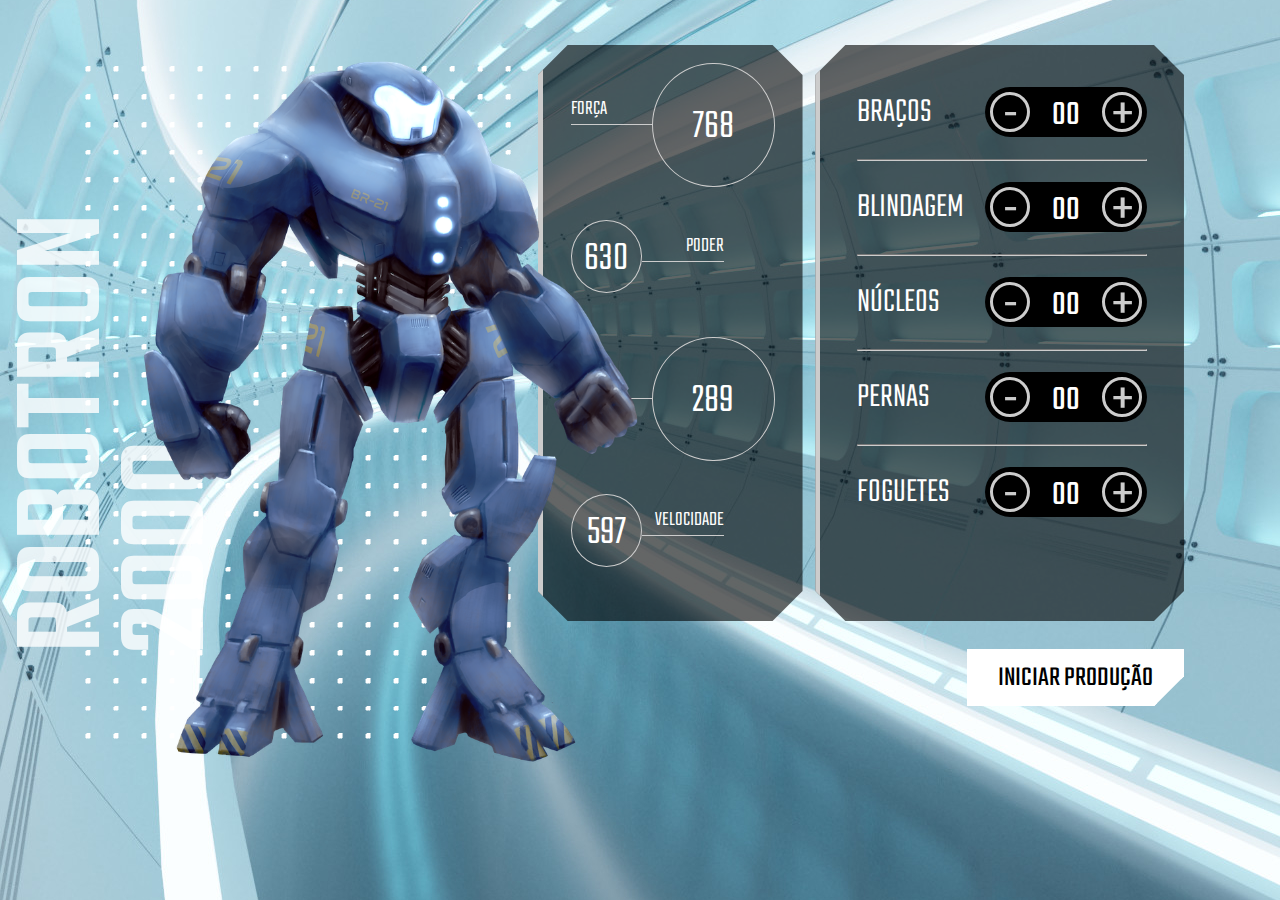
<file: index.html>
<!DOCTYPE html>
<html lang="en">
<head>
    <meta charset="UTF-8">
    <meta http-equiv="X-UA-Compatible" content="IE=edge">
    <meta name="viewport" content="width=device-width, initial-scale=1.0">
    <link rel="shortcut icon" type="image/jpg" href="img/favicon.ico"/>
    <title>Robotron 2000</title>

    <link rel="stylesheet" href="css/style.css">
    <link rel="preconnect" href="https://fonts.googleapis.com">
    <link rel="preconnect" href="https://fonts.gstatic.com" crossorigin>
    <link href="https://fonts.googleapis.com/css2?family=Teko:wght@300;500&display=swap" rel="stylesheet"> 
</head>
<body>
    <main>
        <section class="robotron">
            <img class="robo" src="img/robotron.png" alt="Robotron">
            <figcaption class="titulo">ROBOTRON <br>2000</figcaption>
        </section>

        <section class="box estatisticas">
            <div class="estatistica">
                <p class="estatistica-titulo">Força</p>
                <div class="estatistica-valor">
                    <p class="estatistica-numero" data-estatistica="forca">768</p>
                </div>
            </div>
            <div class="estatistica">
                <p class="estatistica-titulo">Poder</p>
                <div class="estatistica-valor">
                    <p class="estatistica-numero" data-estatistica="poder">630</p>
                </div>
            </div>
            <div class="estatistica">
                <p class="estatistica-titulo">Energia</p>
                <div class="estatistica-valor">
                    <p class="estatistica-numero" data-estatistica="energia">289</p>
                </div>
            </div>
            <div class="estatistica">
                <p class="estatistica-titulo">Velocidade</p>
                <div class="estatistica-valor">
                    <p class="estatistica-numero" data-estatistica="velocidade">597</p>
                </div>
            </div>
        </section>

        <section class="equipamentos">
            <form action="" class="montador">
                <div class="box montador-conteudo">
                    <div class="peca">
                        <label for="" class="peca-titulo">Braços</label>
                        <div class="controle">
                            <buttom class="controle-ajuste" data-controle = "-" data-peca="bracos">-</buttom>
                            <input type="text" class="controle-contador" value="00" data-contador >
                            <buttom class="controle-ajuste" data-controle = "+" data-peca="bracos">+</buttom>
                        </div>
                    </div>
                    <hr class="linha">
                    <div class="peca">
                        <label for="" class="peca-titulo">Blindagem</label>
                        <div class="controle">
                            <buttom class="controle-ajuste" data-controle = '-' data-peca="blindagem">-</buttom>
                            <input type="text" class="controle-contador" value="00" data-contador>
                            <buttom class="controle-ajuste" data-controle = '+' data-peca="blindagem">+</buttom>
                        </div>
                    </div>
                    <hr class="linha">
                    <div class="peca">
                        <label for="" class="peca-titulo">Núcleos</label>
                        <div class="controle">
                            <buttom class="controle-ajuste" data-controle = '-' data-peca="nucleos">-</buttom>
                            <input type="text" class="controle-contador" value="00" data-contador>
                            <buttom class="controle-ajuste" data-controle = '+' data-peca="nucleos">+</buttom>
                        </div>
                    </div>
                    <hr class="linha">
                    <div class="peca">
                        <label for="" class="peca-titulo">Pernas</label>
                        <div class="controle">
                            <buttom class="controle-ajuste" data-controle = '-' data-peca="pernas">-</buttom>
                            <input type="text" class="controle-contador" value="00" data-contador>
                            <buttom class="controle-ajuste" data-controle = '+' data-peca="pernas">+</buttom>
                        </div>
                    </div>
                    <hr class="linha">
                    <div class="peca">
                        <label for="" class="peca-titulo">Foguetes</label>
                        <div class="controle">
                            <buttom class="controle-ajuste" data-controle = '-' data-peca="foguetes">-</buttom>
                            <input type="text" class="controle-contador" value="00" data-contador>
                            <buttom class="controle-ajuste" data-controle = '+' data-peca="foguetes">+</buttom>
                        </div>
                    </div>
                </div>
                <input type="submit" value="Iniciar produção" class="producao" id="producao">
            </form>
        </section>
    </main>

    <script src="js/main.js"></script>
</body>
</html>
</file>
<file: css/style.css>
:root {
    --main-cinza: #CCCCCC;
    --main-branco: #FFFFFF;
    --main-preto: #000000;
}

* {
    box-sizing: border-box;
}

body {
    background: url(../img/fundo.jpg);
    background-position: center center;
    background-size: cover cover;
    padding: 0;
    margin: 0;
    font-weight: 300;
}

body, input {
    font-family: 'Teko', sans-serif;
}

main {
    width: 80vw;
    height: 80vh;
    margin: 10vh 8vw 10vh 12vw;
    display: flex;
    gap: 1vw;
}

.robotron {
    background: url(../img/estrutura.png) no-repeat;
    background-position: center center;
    margin: 0;
    flex-basis: 40%;
    position: relative;
}

.robo {
    height: 110%;
    z-index: 1;
    position: absolute;
    left: -20%;
    top: -5%;
}

.titulo {
    transform: rotate(180deg);
    font-weight: 500;
    font-size: 130px;
    position: absolute;
    bottom: 7rem;
    left: -3rem;
    line-height: 0.8;
    writing-mode: vertical-rl;
    text-orientation: mixed;
    color: rgba(255,255,255,0.8)
}

.box {
    background: rgba(0,0,0,0.6);
    clip-path: polygon(calc(100% - 30px) 0, 100% 30px, 100% calc(100% - 30px), calc(100% - 30px) 100%, 30px 100%, 0 calc(100% - 30px), 0 30px, 30px 0);
    border-left: 5px solid var(--main-cinza);
    height: 80%;
}

/****************************** Equipamentos *****/

.equipamentos {
    flex-basis: 32%;
}

.montador {
    height: 100%;;
}

.montador-conteudo {
    padding: 2em 10%;
}

.peca {
    padding: 1em 0;
}

.peca-titulo {
    color: var(--main-branco);
    text-transform: uppercase;
    font-size: 2.5em;
}

.controle {
    background: var(--main-preto);
    border-radius: 25px;
    float: right;
    display: inline-flex;
    padding: 5px;
    align-items: center;
    align-self: flex-end;
}

.controle-contador {
    width: 40px;
    height: 35px;
    background: none;
    border: 0;
    margin: 0 1rem;
    color: var(--main-branco);
    text-align: center;
    font-size: 2.5em;
    display: inline-flex;
    align-items: center;
    padding-top: 8px;
}

.controle-ajuste {
    display: inline-block;
    width: 40px;
    height: 40px;
    line-height: 44px;
    border-radius: 50%;
    color: var(--main-cinza);
    font-size: 4em;
    background: var(--main-preto);
    text-align: center;
    border: 3px solid var(--main-cinza);
    cursor: pointer;
}

.linha {
    border-color: var(--main-cinza);
}

.producao {
    margin-top: 1em;
    font-size: 2em;
    text-transform: uppercase;
    padding: 0.2em 1em;
    float: right;
    border: 3px solid var(--main-branco);
    background: var(--main-branco);
    clip-path: polygon(100% 0, 100% calc(100% - 30px), calc(100% - 30px) 100%, 0 100%, 0 0);
    cursor: pointer;
}

.producao:hover {
    background: var(--main-preto);
    color: var(--main-branco)
}



/****************************** Estatísticas *****/
.estatisticas {
    flex-basis: 23%;
    padding: 2em 2em 0;
}

.estatistica {
    color: var(--main-branco);
    display: flex;
    align-items: flex-start;
    height: 25%;
}

.estatistica-titulo {
    font-size: 1.5em;
    border-bottom: 1px solid var(--main-cinza);
    flex-basis: 40%;
    text-transform: uppercase;
    order: 1
}

.estatistica-valor {
    flex-basis: 60%;
    position: relative;
    margin: 10px 0 0;
    order: 2;
    margin: -10px 0 0;
}

.estatistica-valor::after {
    content: "";
    display: block;
    padding-bottom: 100%;
    border: 1px solid var(--main-cinza);
    border-radius: 50%;
}

.estatistica-numero {
    position: absolute;
    top: 50%;
    transform: translateY(-46%);
    width: 100%;
    line-height: 100%;
    text-align: center;
    font-size: 3em;
    margin: 0;
}

.estatistica:nth-child(2n) .estatistica-titulo {
    order: 2;
    text-align: right;
}

.estatistica:nth-child(2n) .estatistica-valor {
    order: 1;
    flex-basis: 35%;
    margin: 10px 0 0;
}

@media screen and (max-width: 1600px) {
    body { 
        font-size: 14px;
    }
    main {
        width: 90vw;
        height: 80vh;
        margin: 5vh auto;
    }
}

@media screen and (max-width: 1200px) {
    body { 
        font-size: 13px;
    }

    main {
        width: 96vw;
        height: 80vh;
        margin: 10vh auto;
    }
}
</file>
